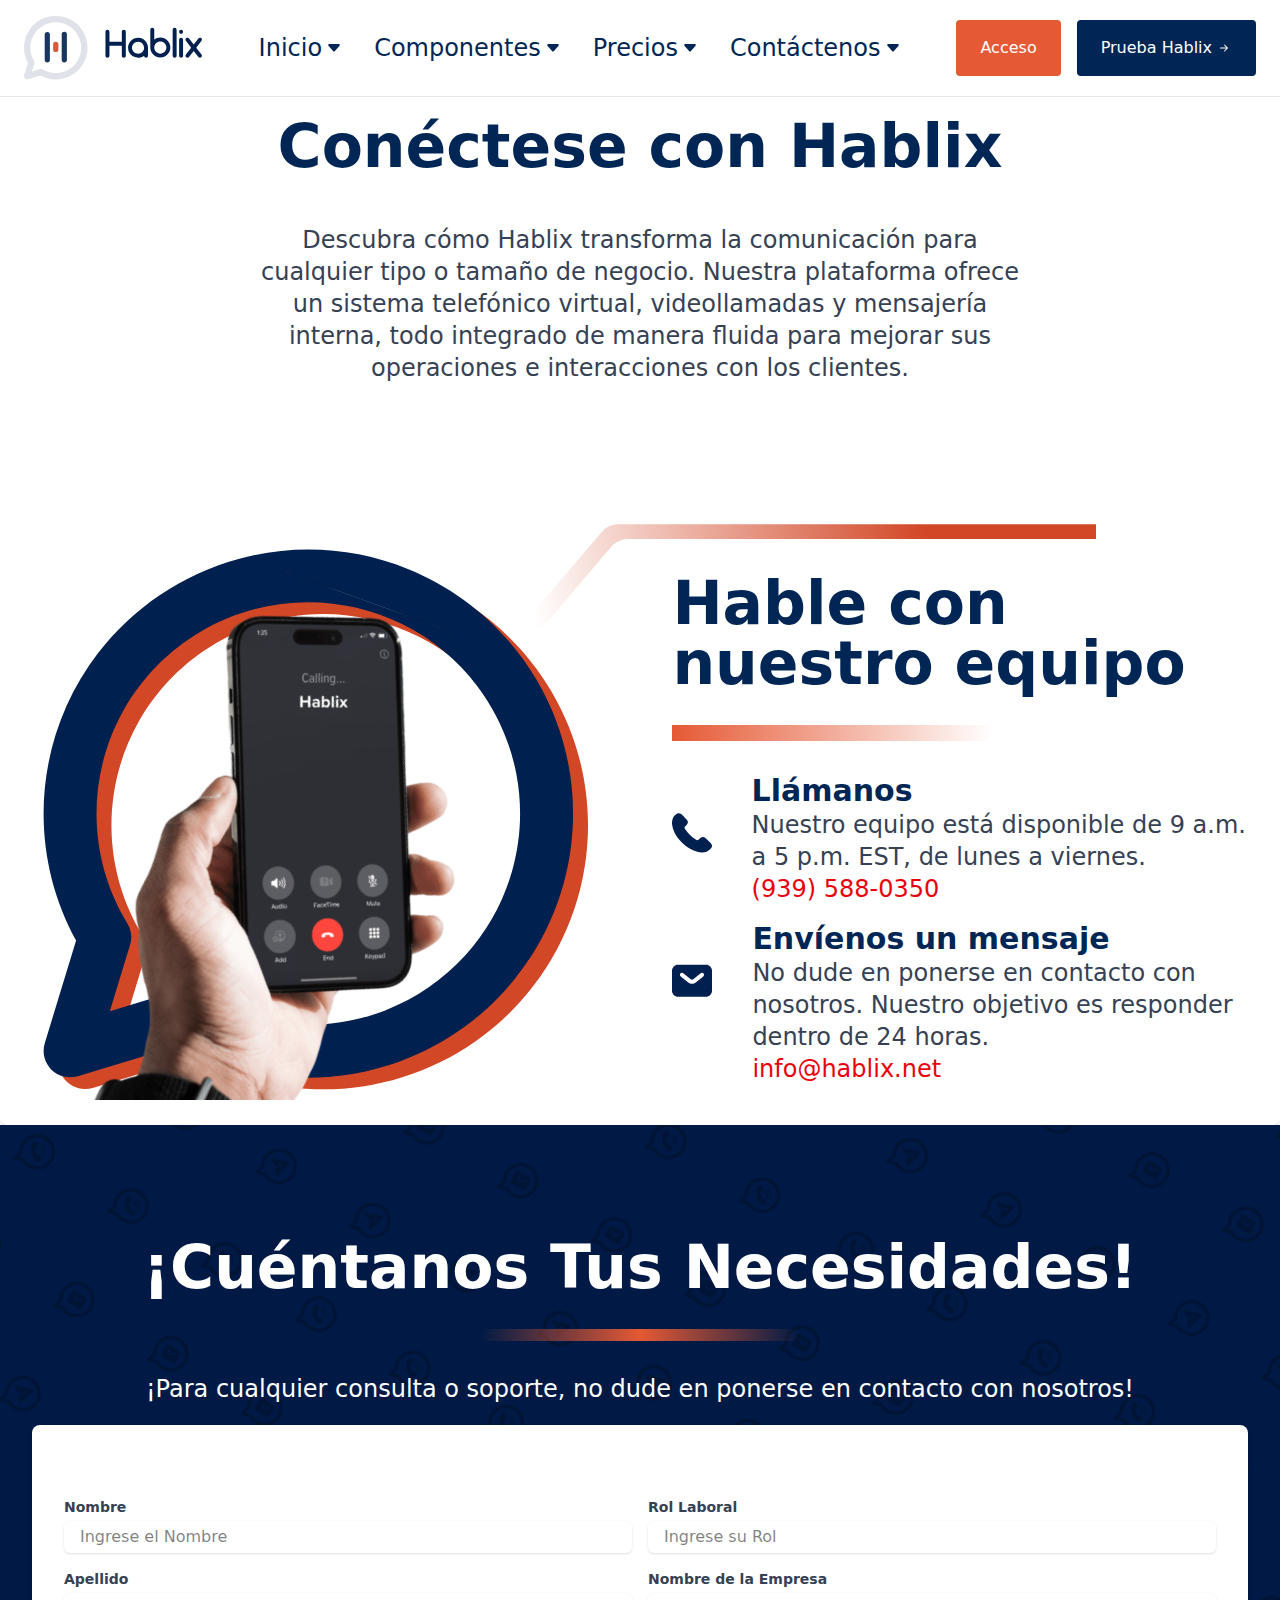
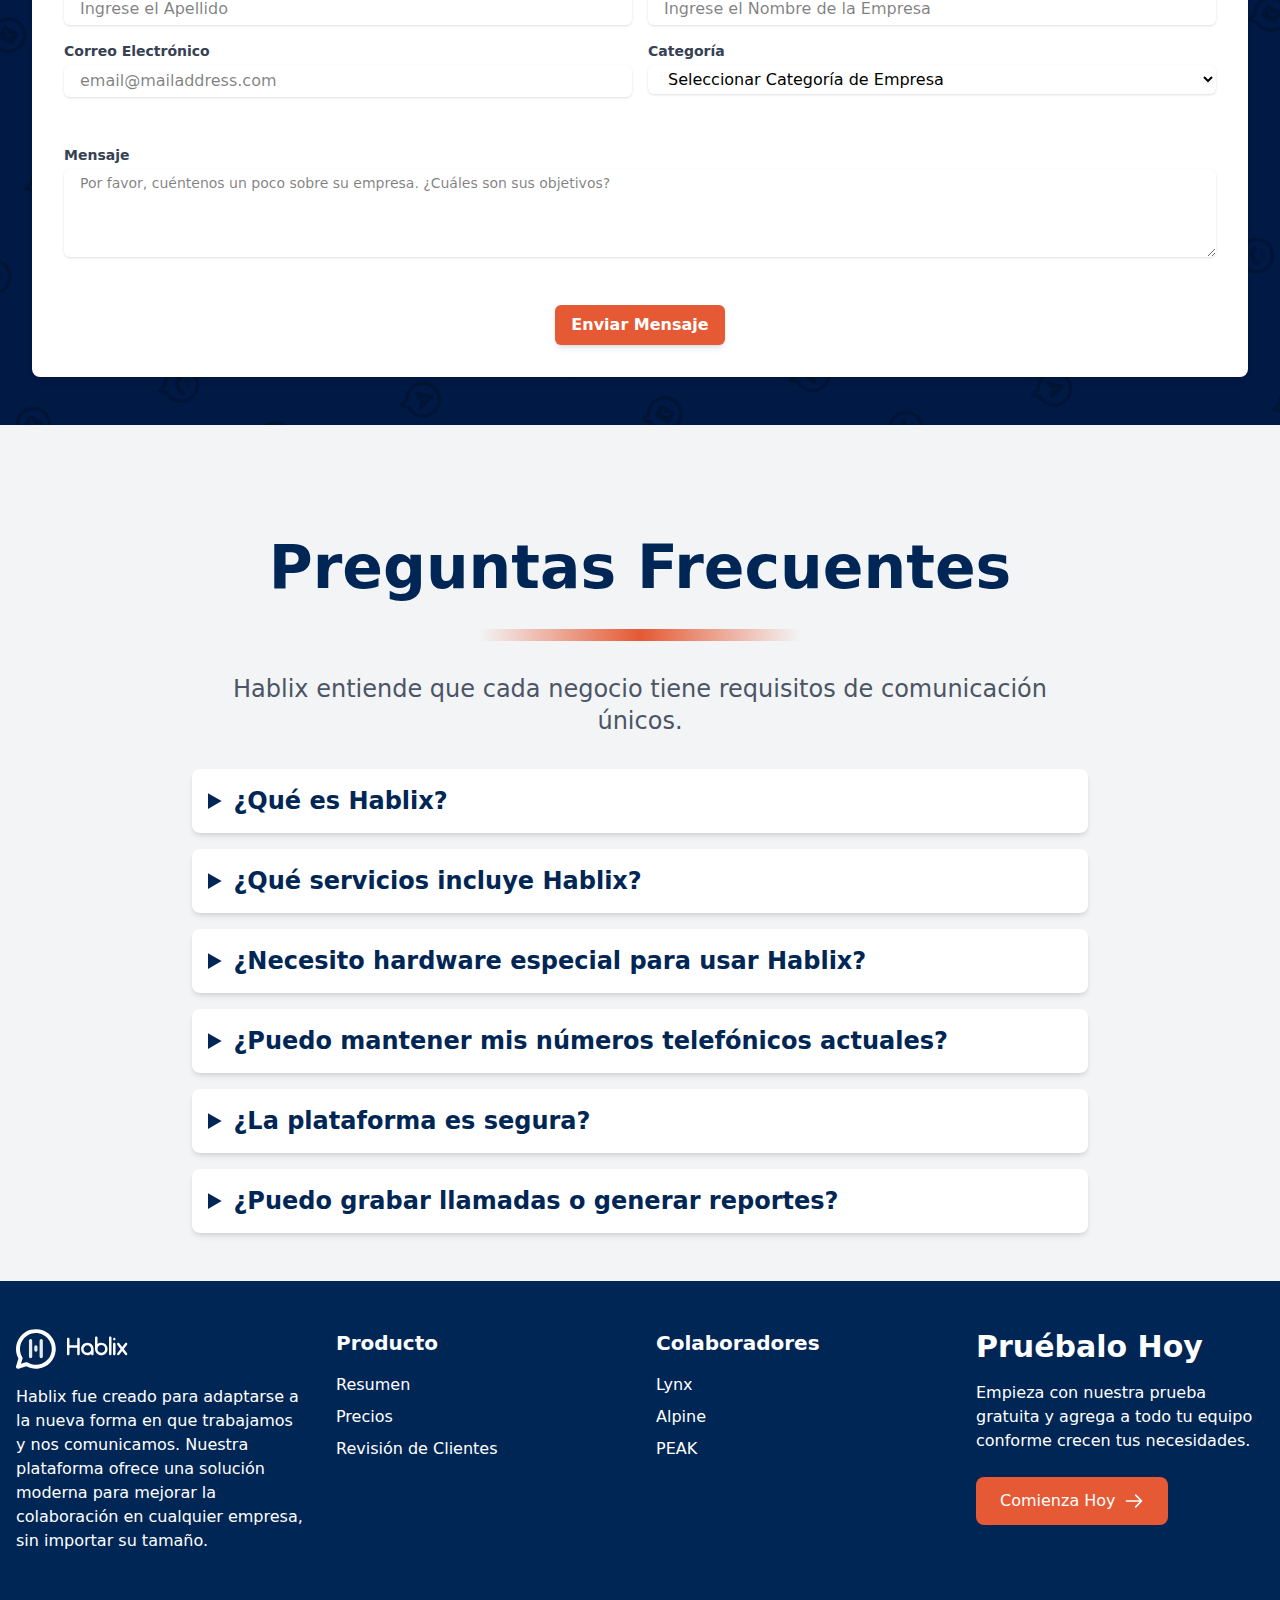
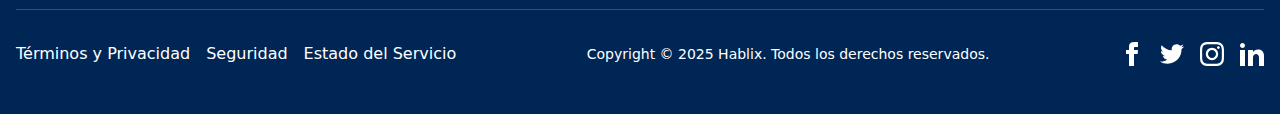
<file: contactenos/index.html>
<!DOCTYPE html><html lang="en"> <head><meta charset="UTF-8"><meta name="viewport" content="width=device-width"><link rel="icon" type="image/svg+xml" href="/src/assets/favicon.svg"><meta name="generator" content="Astro v5.7.10"><title>HABLIX</title><link rel="stylesheet" href="/_astro/contactenos.B9ixWf39.css"></head> <body>  <script type="module">document.addEventListener("DOMContentLoaded",()=>{const e=document.getElementById("menu-button"),t=document.getElementById("mobile-menu");e?.addEventListener("click",()=>{t?.classList.toggle("hidden"),document.body.classList.toggle("overflow-hidden")})});</script> <header class="sticky top-0 z-50 bg-white border-b border-gray-200 py-4"> <div class="w-full mx-auto px-6 flex items-center justify-between"> <div class="flex items-center"> <a href="/" class="flex items-center"> <img src="/src/assets/HablixLogo.svg" alt="Hablix Logo" class="h-16"> </a> </div> <!-- Navegación desktop - visible en pantallas lg y mayores --> <nav class="hidden lg:flex flex-1 justify-center text-2xl"> <ul class="flex space-x-8"> <li class="relative"> <a href="/" class="flex items-center text-[#002655] font-medium hover:text-[#e55934] transition-colors">
Inicio
<svg xmlns="http://www.w3.org/2000/svg" width="16" height="16" fill="currentColor" viewBox="0 0 16 16" class="ml-1 transition-transform duration-300 group-hover:rotate-180"> <path d="M7.247 11.14L2.451 5.658C1.885 5.013 2.345 4 3.204 4h9.592a1 1 0 0 1 .753 1.659l-4.796 5.48a1 1 0 0 1-1.506 0z"></path> </svg> </a> </li> <li class="relative"> <a href="/#herramientas" class="flex items-center text-[#002655] font-medium hover:text-[#e55934] transition-colors">
Componentes
<svg xmlns="http://www.w3.org/2000/svg" width="16" height="16" fill="currentColor" viewBox="0 0 16 16" class="ml-1 transition-transform duration-300 group-hover:rotate-180"> <path d="M7.247 11.14L2.451 5.658C1.885 5.013 2.345 4 3.204 4h9.592a1 1 0 0 1 .753 1.659l-4.796 5.48a1 1 0 0 1-1.506 0z"></path> </svg> </a> </li> <li class="relative"> <a href="/#precio" class="flex items-center text-[#002655] font-medium hover:text-[#e55934] transition-colors">
Precios
<svg xmlns="http://www.w3.org/2000/svg" width="16" height="16" fill="currentColor" viewBox="0 0 16 16" class="ml-1 transition-transform duration-300 group-hover:rotate-180"> <path d="M7.247 11.14L2.451 5.658C1.885 5.013 2.345 4 3.204 4h9.592a1 1 0 0 1 .753 1.659l-4.796 5.48a1 1 0 0 1-1.506 0z"></path> </svg> </a> </li> <li class="relative"> <a href="/contactenos" class="flex items-center text-[#002655] font-medium hover:text-[#e55934] transition-colors">
Contáctenos
<svg xmlns="http://www.w3.org/2000/svg" width="16" height="16" fill="currentColor" viewBox="0 0 16 16" class="ml-1 transition-transform duration-300 group-hover:rotate-180"> <path d="M7.247 11.14L2.451 5.658C1.885 5.013 2.345 4 3.204 4h9.592a1 1 0 0 1 .753 1.659l-4.796 5.48a1 1 0 0 1-1.506 0z"></path> </svg> </a> </li> </ul> </nav> <!-- Botones desktop - visibles en pantallas md y mayores --> <div class="hidden md:flex space-x-4"> <a href="https://pbx.hablix.net" class="inline-flex items-center px-6 py-4 bg-[#e55934] text-white font-medium rounded hover:translate-y-[-2px] transition-transform">
Acceso
</a> <a href="../contactenos/#cuentanos" class="inline-flex items-center px-6 py-4 bg-[#002655] text-white font-medium rounded hover:translate-y-[-2px] transition-transform">
Prueba Hablix
<svg xmlns="http://www.w3.org/2000/svg" width="16" height="16" fill="currentColor" viewBox="0 0 16 16" class="ml-1"> <path fill-rule="evenodd" d="M4 8a.5.5 0 0 1 .5-.5h5.793L8.146 5.354a.5.5 0 1 1 .708-.708l3 3a.5.5 0 0 1 0 .708l-3 3a.5.5 0 0 1-.708-.708L10.293 8.5H4.5A.5.5 0 0 1 4 8z"></path> </svg> </a> </div> <!-- Botón menú hamburguesa - visible solo en pantallas smaller que lg --> <button id="menu-button" class="lg:hidden text-[#002655] p-2 focus:outline-none" aria-label="Abrir menú"> <svg xmlns="http://www.w3.org/2000/svg" fill="none" viewBox="0 0 24 24" stroke="currentColor" class="w-6 h-6"> <path stroke-linecap="round" stroke-linejoin="round" stroke-width="2" d="M4 6h16M4 12h16M4 18h16"></path> </svg> </button> </div> <!-- Menú móvil - por defecto oculto --> <div id="mobile-menu" class="hidden lg:hidden fixed inset-0 bg-white z-50 pt-20 pb-6 px-6 h-screen overflow-y-auto"> <button class="absolute top-4 right-4 text-[#002655] p-2" id="close-menu" aria-label="Cerrar menú" onclick="document.getElementById('mobile-menu').classList.add('hidden'); document.body.classList.remove('overflow-hidden');"> <svg xmlns="http://www.w3.org/2000/svg" fill="none" viewBox="0 0 24 24" stroke="currentColor" class="w-6 h-6"> <path stroke-linecap="round" stroke-linejoin="round" stroke-width="2" d="M6 18L18 6M6 6l12 12"></path> </svg> </button> <nav class="mt-8"> <ul class="space-y-6"> <li> <a href="/index" class="flex items-center justify-between text-[#002655] font-medium text-lg py-2 border-b border-gray-200 hover:text-[#e55934] transition-colors">
Inicio
<svg xmlns="http://www.w3.org/2000/svg" width="20" height="20" fill="currentColor" viewBox="0 0 16 16"> <path fill-rule="evenodd" d="M4 8a.5.5 0 0 1 .5-.5h5.793L8.146 5.354a.5.5 0 1 1 .708-.708l3 3a.5.5 0 0 1 0 .708l-3 3a.5.5 0 0 1-.708-.708L10.293 8.5H4.5A.5.5 0 0 1 4 8z"></path> </svg> </a> </li> <li> <a href="/#herramientas" class="flex items-center justify-between text-[#002655] font-medium text-lg py-2 border-b border-gray-200 hover:text-[#e55934] transition-colors">
Componentes
<svg xmlns="http://www.w3.org/2000/svg" width="20" height="20" fill="currentColor" viewBox="0 0 16 16"> <path fill-rule="evenodd" d="M4 8a.5.5 0 0 1 .5-.5h5.793L8.146 5.354a.5.5 0 1 1 .708-.708l3 3a.5.5 0 0 1 0 .708l-3 3a.5.5 0 0 1-.708-.708L10.293 8.5H4.5A.5.5 0 0 1 4 8z"></path> </svg> </a> </li> <li> <a href="/#precio" class="flex items-center justify-between text-[#002655] font-medium text-lg py-2 border-b border-gray-200 hover:text-[#e55934] transition-colors">
Precios
<svg xmlns="http://www.w3.org/2000/svg" width="20" height="20" fill="currentColor" viewBox="0 0 16 16"> <path fill-rule="evenodd" d="M4 8a.5.5 0 0 1 .5-.5h5.793L8.146 5.354a.5.5 0 1 1 .708-.708l3 3a.5.5 0 0 1 0 .708l-3 3a.5.5 0 0 1-.708-.708L10.293 8.5H4.5A.5.5 0 0 1 4 8z"></path> </svg> </a> </li> <li> <a href="/contactenos" class="flex items-center justify-between text-[#002655] font-medium text-lg py-2 border-b border-gray-200 hover:text-[#e55934] transition-colors">
Contáctenos
<svg xmlns="http://www.w3.org/2000/svg" width="20" height="20" fill="currentColor" viewBox="0 0 16 16"> <path fill-rule="evenodd" d="M4 8a.5.5 0 0 1 .5-.5h5.793L8.146 5.354a.5.5 0 1 1 .708-.708l3 3a.5.5 0 0 1 0 .708l-3 3a.5.5 0 0 1-.708-.708L10.293 8.5H4.5A.5.5 0 0 1 4 8z"></path> </svg> </a> </li> </ul> <!-- Botones móvil --> <div class="mt-8 space-y-4"> <a href="https://pbx.hablix.net" class="block w-full py-3 text-center bg-[#e55934] text-white font-medium rounded-md">
Acceso
</a> <a href="../contactenos/#cuentanos" class="block w-full py-3 text-center bg-[#002655] text-white font-medium rounded-md">
Prueba Hablix
</a> </div> </nav> </div> </header> <div class="max-w-11/12 mx-auto px-4 sm:px-0.5 lg:px-0.5 py-10 sm:py-3 text-center"> <div class="w-full mx-auto "> <h1 class="text-6xl sm:text-7xl lg:text-6xl font-bold text-[#002655] leading-tight">Conéctese con Hablix</h1> <p class="mt-6 sm:mt-10 text-2xl sm:text-2xl text-gray-700 px-0 sm:px-0 md:px-0 lg:px-24 lg:pb-32 w-full sm:w-11/12 md:w-10/12 mx-auto">
Descubra cómo Hablix transforma la comunicación para cualquier tipo o tamaño de negocio. Nuestra plataforma ofrece un sistema telefónico virtual, videollamadas y mensajería interna, todo integrado de manera fluida para mejorar sus operaciones e interacciones con los clientes.
</p> </div> </div> <div class="flex flex-col md:flex-row items-center bg-white rounded-lg shadow-md"> <div class="md:w-1/2 pl-10 pr-10 pt-10 md:pt-0"> <img src="/src/assets/phonehablix.svg" alt="Phone" class="rounded-lg"> </div> <div class="md:w-1/2 pl-5 mt-6 md:mt-0 md:ml-6 pr-6 pb-10"> <img src="/src/assets/vector_der-izq.svg" style="height: 100%; margin-left: -10rem ;" alt="Linea de separación de texto" class=" w-6xl min-h-[100px] sm:min-h-[50px] md:min-h-[50px] lg:min-h-[50px] xl:min-h-[75px] object-contain "> <h1 class=" -mt-16 text-6xl font-bold text-[#002655]">Hable con nuestro equipo</h1> <div class="h-4 w-80 bg-gradient-to-r from-[#e55934] to-transparent mb-8 mt-8"></div> <div class="mt-4 flex items-start"> <img src="/src/assets/Iconos/phoneicon.svg" alt="Phone Icon" class="w-10 h-10 mr-10 mt-10"> <div> <h3 class="text-3xl font-semibold text-[#002655]">Llámanos</h3> <p class="text-gray-700 sm:text-2xl">Nuestro equipo está disponible de 9 a.m. a 5 p.m. EST, de lunes a viernes.</p> <a href="tel:+19395880350" class="text-red-600 text-2xl">(939) 588-0350</a> </div> </div> <div class="mt-4 flex items-start"> <img src="/src/assets/Iconos/messageicon.svg" alt="Message Icon" class="w-10 h-10 mr-10 mt-10"> <div> <h3 class="text-3xl font-semibold text-[#002655]">Envíenos un mensaje</h3> <p class="text-gray-700 sm:text-2xl">No dude en ponerse en contacto con nosotros. Nuestro objetivo es responder dentro de 24 horas.</p> <a href="mailto:info@hablix.net" class="text-red-600 text-2xl">info@hablix.net</a> </div> </div> </div> </div> <div id="cuentanos" class="bg-[#001A45] py-12 px-4 sm:px-6 lg:px-8" style="background-image: url(/src/assets/bgiconcontact.svg); background-size: cover; background-position: center;"> <h1 class="text-6xl font-bold text-center text-white pt-16">¡Cuéntanos Tus Necesidades!</h1> <!-- Línea degradado naranja --> <div class="w-64 sm:w-80  h-3 bg-gradient-to-r from-transparent via-[#e55934] to-transparent mx-auto mb-8 mt-8"></div> <p class="text-center text-white mt-2 mb-5 text-2xl">¡Para cualquier consulta o soporte, no dude en ponerse en contacto con nosotros!</p> <div class="max-w-7xl mx-auto bg-white p-8 rounded-lg shadow-md"> <form id="contactForm" class="mt-10 space-y-12 "> <div class="grid grid-cols-1 md:grid-cols-2 gap-4"> <div> <label for="nombre" class="block text-sm font-bold text-gray-700 ">Nombre</label> <input type="text" id="nombre" name="nombre" placeholder="Ingrese el Nombre" class="mt-1 block w-full rounded-md border-gray-300 shadow-sm focus:ring-blue-500 focus:border-blue-500 text-base py-1 px-4" required> </div> <div> <label for="rol" class="block text-sm font-bold text-gray-700">Rol Laboral</label> <input type="text" id="rol" name="rol" placeholder="Ingrese su Rol" class="mt-1 block w-full rounded-md border-gray-300 shadow-sm focus:ring-blue-500 focus:border-blue-500 text-base py-1 px-4" required> </div> <div> <label for="apellido" class="block text-sm font-bold text-gray-700">Apellido</label> <input type="text" id="apellido" name="apellido" placeholder="Ingrese el Apellido" class="mt-1 block w-full rounded-md border-gray-300 shadow-sm focus:ring-blue-500 focus:border-blue-500 text-base py-1 px-4" required> </div> <div> <label for="empresa" class="block text-sm font-bold text-gray-700">Nombre de la Empresa</label> <input type="text" id="empresa" name="empresa" placeholder="Ingrese el Nombre de la Empresa" class="mt-1 block w-full rounded-md border-gray-300 shadow-sm focus:ring-blue-500 focus:border-blue-500 text-base py-1 px-4" required> </div> <div> <label for="correo" class="block text-sm font-bold text-gray-700">Correo Electrónico</label> <input type="email" id="correo" name="correo" placeholder="email@mailaddress.com" class="mt-1 block w-full rounded-md border-gray-300 shadow-sm focus:ring-blue-500 focus:border-blue-500 text-base py-1 px-4" required> </div> <div> <label for="categoria" class="block text-sm font-bold text-gray-700">Categoría</label> <select id="categoria" name="categoria" class="mt-1 block w-full rounded-md border-gray-300 shadow-sm focus:ring-blue-500 focus:border-blue-500 text-base py-1 px-4" required> <option value="">Seleccionar Categoría de Empresa</option> <option value="Pequeña Empresa">Pequeña Empresa</option> <option value="Mediana Empresa">Mediana Empresa</option> <option value="Gran Empresa">Gran Empresa</option> </select> </div> </div> <div> <label for="mensaje" class="block text-sm font-bold text-gray-700">Mensaje</label> <textarea id="mensaje" name="mensaje" rows="4" placeholder="Por favor, cuéntenos un poco sobre su empresa. ¿Cuáles son sus objetivos?" class="mt-1 block w-full rounded-md border-gray-300 shadow-sm focus:ring-blue-500 focus:border-blue-500 sm:text-sm py-1 px-4" required></textarea> </div> <div class="text-center"> <button type="submit" class="w-full md:w-auto bg-[#e55934] text-white font-bold py-2 px-4 rounded-md shadow-md hover:bg-orange-700 focus:outline-none focus:ring-2 focus:ring-offset-2 focus:ring-red-500">Enviar Mensaje</button> </div> </form> <div id="successMessage" class="hidden mt-4 p-4 bg-green-100 text-green-700 rounded-md">
¡Gracias por contactarnos! Tu mensaje ha sido enviado correctamente.
</div> <div id="errorMessage" class="hidden mt-4 p-4 bg-red-100 text-red-700 rounded-md">
Ha ocurrido un error al enviar tu mensaje. Por favor, inténtalo de nuevo.
</div> </div> </div> <script type="module" src="/src/assets/js/sendEmail.js"></script> <div id="Preguntas" class="bg-gray-100 py-12 px-4 sm:px-6 lg:px-8 pt-28"> <div class="max-w-4xl mx-auto"> <h1 class="text-6xl font-bold text-center text-[#002655]">Preguntas Frecuentes</h1> <div class="w-64 sm:w-80 h-3 bg-gradient-to-r from-transparent via-[#e55934] to-transparent mx-auto mb-8 mt-8"></div> <p class="text-center text-gray-600 mt-4 text-2xl">
Hablix entiende que cada negocio tiene requisitos de comunicación únicos.
</p> <div class="mt-8 space-y-4"> <details class="bg-white p-4 rounded-lg shadow-md"> <summary class="font-semibold text-[#002655] cursor-pointer text-2xl">¿Qué es Hablix?</summary> <p class="mt-2 text-gray-700 text-2xl">
Hablix es una solución de comunicaciones unificadas basada en la nube que ofrece voz, video, mensajería, movilidad y colaboración, todo en una sola plataforma empresarial.
</p> </details> <details class="bg-white p-4 rounded-lg shadow-md"> <summary class="font-semibold text-[#002655] cursor-pointer text-2xl">¿Qué servicios incluye Hablix?</summary> <ul class="mt-2 text-gray-700 list-disc list-inside text-2xl"> <li>Telefonía IP (VoIP)</li> <li>Videollamadas y conferencias</li> <li>Mensajería instantánea</li> <li>Integración con Microsoft Teams y otros CRMs</li> <li>Aplicaciones móviles y de escritorio</li> </ul> </details> <details class="bg-white p-4 rounded-lg shadow-md"> <summary class="font-semibold text-[#002655] cursor-pointer text-2xl">¿Necesito hardware especial para usar Hablix?</summary> <p class="mt-2 text-gray-700 text-2xl">
No necesariamente. Puedes usar softphones (apps en computadora o móvil) o teléfonos IP compatibles. Si ya tienes equipos SIP, es probable que sean compatibles.
</p> </details> <details class="bg-white p-4 rounded-lg shadow-md"> <summary class="font-semibold text-[#002655] cursor-pointer text-2xl">¿Puedo mantener mis números telefónicos actuales?</summary> <p class="mt-2 text-gray-700 text-2xl">
Sí, Hablix permite portar tus números existentes sin interrupciones en el servicio.
</p> </details> <details class="bg-white p-4 rounded-lg shadow-md"> <summary class="font-semibold text-[#002655] cursor-pointer text-2xl">¿La plataforma es segura?</summary> <p class="mt-2 text-gray-700 text-2xl">
Sí. Hablix utiliza cifrado de extremo a extremo, autenticación multifactor y políticas de seguridad avanzadas para proteger tus comunicaciones.
</p> </details> <details class="bg-white p-4 rounded-lg shadow-md"> <summary class="font-semibold text-[#002655] cursor-pointer text-2xl">¿Puedo grabar llamadas o generar reportes?</summary> <p class="mt-2 text-gray-700 text-2xl">
Sí. La plataforma incluye grabación de llamadas, análisis de uso, reportes detallados y monitoreo en tiempo real.
</p> </details> </div> </div> </div> <footer class="bg-[#002655] text-white py-8 md:py-12"> <div class="container mx-auto px-4"> <div class="grid grid-cols-1 md:grid-cols-2 lg:grid-cols-4 gap-8"> <!-- Columna 1: Logo y descripción --> <div> <a href="/" target="_blank" rel="noopener noreferrer" class="flex items-center mb-4"> <img src="/src/assets/LogoWhite.svg" alt="Hablix Logo" class="h-10"> </a> <p class="text-white text-sm md:text-base mb-6">
Hablix fue creado para adaptarse a la nueva forma en que trabajamos y nos comunicamos. Nuestra plataforma ofrece una solución moderna para mejorar la colaboración en cualquier empresa, sin importar su tamaño.
</p> </div> <!-- Columna 2: Producto --> <div> <h3 class="text-xl font-semibold mb-4">Producto</h3> <ul class="space-y-2"> <li><a href="/#herramientas" target="_blank" rel="noopener noreferrer" class="text-white hover:text-[#e55934] transition-colors">Resumen</a></li> <li><a href="/#precio" target="_blank" rel="noopener noreferrer" class="text-white hover:text-[#e55934] transition-colors">Precios</a></li> <li><a href="/#clientes" target="_blank" rel="noopener noreferrer" class="text-white hover:text-[#e55934] transition-colors">Revisión de Clientes</a></li> </ul> </div> <!-- Columna 3: Colaboradores --> <div> <h3 class="text-xl font-semibold mb-4">Colaboradores</h3> <ul class="space-y-2"> <li><a href="https://lynxai.app" target="_blank" rel="noopener noreferrer" class="text-white hover:text-[#e55934] transition-colors">Lynx</a></li> <li><a href="https://www.alpinepr.net" target="_blank" rel="noopener noreferrer" class="text-white hover:text-[#e55934] transition-colors">Alpine</a></li> <li><a href="#" target="_blank" rel="noopener noreferrer" class="text-white hover:text-[#e55934] transition-colors">PEAK</a></li> </ul> </div> <!-- Columna 4: Pruébalo Hoy y botón --> <div class="flex flex-col justify-start"> <h2 class="text-2xl md:text-3xl font-bold mb-4">Pruébalo Hoy</h2> <p class="text-white text-sm md:text-base mb-6">
Empieza con nuestra prueba gratuita y agrega a todo tu equipo conforme crecen tus necesidades.
</p> <div> <a href="/contactenos/#cuentanos" target="_blank" rel="noopener noreferrer" class="bg-[#e55934] hover:bg-[#d14b29] text-white font-medium px-6 py-3 rounded-lg inline-flex items-center transition-colors">
Comienza Hoy
<svg xmlns="http://www.w3.org/2000/svg" class="h-5 w-5 ml-2" fill="none" viewBox="0 0 24 24" stroke="currentColor"> <path stroke-linecap="round" stroke-linejoin="round" stroke-width="2" d="M14 5l7 7m0 0l-7 7m7-7H3"></path> </svg> </a> </div> </div> </div> <!-- Línea divisoria --> <div class="h-px bg-white/20 my-8"></div> <!-- Sección inferior con copyright y enlaces sociales --> <div class="flex flex-col sm:flex-row justify-between items-center"> <div class="flex items-center space-x-4 order-2 sm:order-1 mt-6 sm:mt-0"> <a href="#" target="_blank" rel="noopener noreferrer" class="text-white hover:text-[#e55934] transition-colors">Términos y Privacidad</a> <a href="#" target="_blank" rel="noopener noreferrer" class="text-white hover:text-[#e55934] transition-colors">Seguridad</a> <a href="#" target="_blank" rel="noopener noreferrer" class="text-white hover:text-[#e55934] transition-colors">Estado del Servicio</a> </div> <div class="text-sm text-white order-1 sm:order-2">
Copyright © 2025 Hablix. Todos los derechos reservados.
</div> <div class="flex space-x-4 order-3 mt-6 sm:mt-0"> <a href="https://www.facebook.com/alpinepr.net/" target="_blank" rel="noopener noreferrer" aria-label="Facebook" class="text-white hover:text-[#e55934]"> <svg xmlns="http://www.w3.org/2000/svg" width="24" height="24" fill="currentColor" viewBox="0 0 24 24"> <path d="M9 8h-3v4h3v12h5v-12h3.642l.358-4h-4v-1.667c0-.955.192-1.333 1.115-1.333h2.885v-5h-3.808c-3.596 0-5.192 1.583-5.192 4.615v3.385z"></path> </svg> </a> <a href="https://twitter.com/alpineprtech" target="_blank" rel="noopener noreferrer" aria-label="Twitter" class="text-white hover:text-[#e55934]"> <svg xmlns="http://www.w3.org/2000/svg" width="24" height="24" fill="currentColor" viewBox="0 0 24 24"> <path d="M24 4.557c-.883.392-1.832.656-2.828.775 1.017-.609 1.798-1.574 2.165-2.724-.951.564-2.005.974-3.127 1.195-.897-.957-2.178-1.555-3.594-1.555-3.179 0-5.515 2.966-4.797 6.045-4.091-.205-7.719-2.165-10.148-5.144-1.29 2.213-.669 5.108 1.523 6.574-.806-.026-1.566-.247-2.229-.616-.054 2.281 1.581 4.415 3.949 4.89-.693.188-1.452.232-2.224.084.626 1.956 2.444 3.379 4.6 3.419-2.07 1.623-4.678 2.348-7.29 2.04 2.179 1.397 4.768 2.212 7.548 2.212 9.142 0 14.307-7.721 13.995-14.646.962-.695 1.797-1.562 2.457-2.549z"></path> </svg> </a> <a href="https://www.instagram.com/reel/C_imEIxh_Y9" target="_blank" rel="noopener noreferrer" aria-label="Instagram" class="text-white hover:text-[#e55934]"> <svg xmlns="http://www.w3.org/2000/svg" width="24" height="24" fill="currentColor" viewBox="0 0 24 24"> <path d="M12 2.163c3.204 0 3.584.012 4.85.07 3.252.148 4.771 1.691 4.919 4.919.058 1.265.069 1.645.069 4.849 0 3.205-.012 3.584-.069 4.849-.149 3.225-1.664 4.771-4.919 4.919-1.266.058-1.644.07-4.85.07-3.204 0-3.584-.012-4.849-.07-3.26-.149-4.771-1.699-4.919-4.92-.058-1.265-.07-1.644-.07-4.849 0-3.204.013-3.583.07-4.849.149-3.227 1.664-4.771 4.919-4.919 1.266-.057 1.645-.069 4.849-.069zm0-2.163c-3.259 0-3.667.014-4.947.072-4.358.2-6.78 2.618-6.98 6.98-.059 1.281-.073 1.689-.073 4.948 0 3.259.014 3.668.072 4.948.2 4.358 2.618 6.78 6.98 6.98 1.281.058 1.689.072 4.948.072 3.259 0 3.668-.014 4.948-.072 4.354-.2 6.782-2.618 6.979-6.98.059-1.28.073-1.689.073-4.948 0-3.259-.014-3.667-.072-4.947-.196-4.354-2.617-6.78-6.979-6.98-1.281-.059-1.69-.073-4.949-.073zm0 5.838c-3.403 0-6.162 2.759-6.162 6.162s2.759 6.163 6.162 6.163 6.162-2.759 6.162-6.163c0-3.403-2.759-6.162-6.162-6.162zm0 10.162c-2.209 0-4-1.79-4-4 0-2.209 1.791-4 4-4s4 1.791 4 4c0 2.21-1.791 4-4 4zm6.406-11.845c-.796 0-1.441.645-1.441 1.44s.645 1.44 1.441 1.44c.795 0 1.439-.645 1.439-1.44s-.644-1.44-1.439-1.44z"></path> </svg> </a> <a href="https://www.linkedin.com/company/alpinepr" target="_blank" rel="noopener noreferrer" aria-label="LinkedIn" class="text-white hover:text-[#e55934]"> <svg xmlns="http://www.w3.org/2000/svg" width="24" height="24" fill="currentColor" viewBox="0 0 24 24"> <path d="M4.98 3.5c0 1.381-1.11 2.5-2.48 2.5s-2.48-1.119-2.48-2.5c0-1.38 1.11-2.5 2.48-2.5s2.48 1.12 2.48 2.5zm.02 4.5h-5v16h5v-16zm7.982 0h-4.968v16h4.969v-8.399c0-4.67 6.029-5.052 6.029 0v8.399h4.988v-10.131c0-7.88-8.922-7.593-11.018-3.714v-2.155z"></path> </svg> </a> </div> </div> </div> </footer>  </body></html>
</file>
<file: _astro/contactenos.B9ixWf39.css>
/*! tailwindcss v4.1.5 | MIT License | https://tailwindcss.com */@layer properties{@supports (((-webkit-hyphens:none)) and (not (margin-trim:inline))) or ((-moz-orient:inline) and (not (color:rgb(from red r g b)))){*,:before,:after,::backdrop{--tw-translate-x:0;--tw-translate-y:0;--tw-translate-z:0;--tw-rotate-x:initial;--tw-rotate-y:initial;--tw-rotate-z:initial;--tw-skew-x:initial;--tw-skew-y:initial;--tw-space-y-reverse:0;--tw-space-x-reverse:0;--tw-border-style:solid;--tw-gradient-position:initial;--tw-gradient-from:#0000;--tw-gradient-via:#0000;--tw-gradient-to:#0000;--tw-gradient-stops:initial;--tw-gradient-via-stops:initial;--tw-gradient-from-position:0%;--tw-gradient-via-position:50%;--tw-gradient-to-position:100%;--tw-leading:initial;--tw-font-weight:initial;--tw-shadow:0 0 #0000;--tw-shadow-color:initial;--tw-shadow-alpha:100%;--tw-inset-shadow:0 0 #0000;--tw-inset-shadow-color:initial;--tw-inset-shadow-alpha:100%;--tw-ring-color:initial;--tw-ring-shadow:0 0 #0000;--tw-inset-ring-color:initial;--tw-inset-ring-shadow:0 0 #0000;--tw-ring-inset:initial;--tw-ring-offset-width:0px;--tw-ring-offset-color:#fff;--tw-ring-offset-shadow:0 0 #0000;--tw-duration:initial;--tw-ease:initial}}}@layer theme{:root,:host{--font-sans:ui-sans-serif,system-ui,sans-serif,"Apple Color Emoji","Segoe UI Emoji","Segoe UI Symbol","Noto Color Emoji";--font-mono:ui-monospace,SFMono-Regular,Menlo,Monaco,Consolas,"Liberation Mono","Courier New",monospace;--color-red-100:oklch(93.6% .032 17.717);--color-red-500:oklch(63.7% .237 25.331);--color-red-600:oklch(57.7% .245 27.325);--color-red-700:oklch(50.5% .213 27.518);--color-orange-700:oklch(55.3% .195 38.402);--color-green-100:oklch(96.2% .044 156.743);--color-green-700:oklch(52.7% .154 150.069);--color-blue-500:oklch(62.3% .214 259.815);--color-gray-100:oklch(96.7% .003 264.542);--color-gray-200:oklch(92.8% .006 264.531);--color-gray-300:oklch(87.2% .01 258.338);--color-gray-600:oklch(44.6% .03 256.802);--color-gray-700:oklch(37.3% .034 259.733);--color-white:#fff;--spacing:.25rem;--container-sm:24rem;--container-md:28rem;--container-lg:32rem;--container-xl:36rem;--container-2xl:42rem;--container-3xl:48rem;--container-4xl:56rem;--container-6xl:72rem;--container-7xl:80rem;--text-xs:.75rem;--text-xs--line-height:calc(1/.75);--text-sm:.875rem;--text-sm--line-height:calc(1.25/.875);--text-base:1rem;--text-base--line-height: 1.5 ;--text-lg:1.125rem;--text-lg--line-height:calc(1.75/1.125);--text-xl:1.25rem;--text-xl--line-height:calc(1.75/1.25);--text-2xl:1.5rem;--text-2xl--line-height:calc(2/1.5);--text-3xl:1.875rem;--text-3xl--line-height: 1.2 ;--text-4xl:2.25rem;--text-4xl--line-height:calc(2.5/2.25);--text-5xl:3rem;--text-5xl--line-height:1;--text-6xl:3.75rem;--text-6xl--line-height:1;--text-7xl:4.5rem;--text-7xl--line-height:1;--font-weight-medium:500;--font-weight-semibold:600;--font-weight-bold:700;--leading-tight:1.25;--radius-md:.375rem;--radius-lg:.5rem;--radius-xl:.75rem;--ease-in-out:cubic-bezier(.4,0,.2,1);--default-transition-duration:.15s;--default-transition-timing-function:cubic-bezier(.4,0,.2,1);--default-font-family:var(--font-sans);--default-mono-font-family:var(--font-mono)}}@layer base{*,:after,:before,::backdrop{box-sizing:border-box;border:0 solid;margin:0;padding:0}::file-selector-button{box-sizing:border-box;border:0 solid;margin:0;padding:0}html,:host{-webkit-text-size-adjust:100%;tab-size:4;line-height:1.5;font-family:var(--default-font-family,ui-sans-serif,system-ui,sans-serif,"Apple Color Emoji","Segoe UI Emoji","Segoe UI Symbol","Noto Color Emoji");font-feature-settings:var(--default-font-feature-settings,normal);font-variation-settings:var(--default-font-variation-settings,normal);-webkit-tap-highlight-color:transparent}hr{height:0;color:inherit;border-top-width:1px}abbr:where([title]){-webkit-text-decoration:underline dotted;text-decoration:underline dotted}h1,h2,h3,h4,h5,h6{font-size:inherit;font-weight:inherit}a{color:inherit;-webkit-text-decoration:inherit;text-decoration:inherit}b,strong{font-weight:bolder}code,kbd,samp,pre{font-family:var(--default-mono-font-family,ui-monospace,SFMono-Regular,Menlo,Monaco,Consolas,"Liberation Mono","Courier New",monospace);font-feature-settings:var(--default-mono-font-feature-settings,normal);font-variation-settings:var(--default-mono-font-variation-settings,normal);font-size:1em}small{font-size:80%}sub,sup{vertical-align:baseline;font-size:75%;line-height:0;position:relative}sub{bottom:-.25em}sup{top:-.5em}table{text-indent:0;border-color:inherit;border-collapse:collapse}:-moz-focusring{outline:auto}progress{vertical-align:baseline}summary{display:list-item}ol,ul,menu{list-style:none}img,svg,video,canvas,audio,iframe,embed,object{vertical-align:middle;display:block}img,video{max-width:100%;height:auto}button,input,select,optgroup,textarea{font:inherit;font-feature-settings:inherit;font-variation-settings:inherit;letter-spacing:inherit;color:inherit;opacity:1;background-color:#0000;border-radius:0}::file-selector-button{font:inherit;font-feature-settings:inherit;font-variation-settings:inherit;letter-spacing:inherit;color:inherit;opacity:1;background-color:#0000;border-radius:0}:where(select:is([multiple],[size])) optgroup{font-weight:bolder}:where(select:is([multiple],[size])) optgroup option{padding-inline-start:20px}::file-selector-button{margin-inline-end:4px}::placeholder{opacity:1}@supports (not ((-webkit-appearance:-apple-pay-button))) or (contain-intrinsic-size:1px){::placeholder{color:currentColor}@supports (color:color-mix(in lab,red,red)){::placeholder{color:color-mix(in oklab,currentcolor 50%,transparent)}}}textarea{resize:vertical}::-webkit-search-decoration{-webkit-appearance:none}::-webkit-date-and-time-value{min-height:1lh;text-align:inherit}::-webkit-datetime-edit{display:inline-flex}::-webkit-datetime-edit-fields-wrapper{padding:0}::-webkit-datetime-edit{padding-block:0}::-webkit-datetime-edit-year-field{padding-block:0}::-webkit-datetime-edit-month-field{padding-block:0}::-webkit-datetime-edit-day-field{padding-block:0}::-webkit-datetime-edit-hour-field{padding-block:0}::-webkit-datetime-edit-minute-field{padding-block:0}::-webkit-datetime-edit-second-field{padding-block:0}::-webkit-datetime-edit-millisecond-field{padding-block:0}::-webkit-datetime-edit-meridiem-field{padding-block:0}:-moz-ui-invalid{box-shadow:none}button,input:where([type=button],[type=reset],[type=submit]){appearance:button}::file-selector-button{appearance:button}::-webkit-inner-spin-button{height:auto}::-webkit-outer-spin-button{height:auto}[hidden]:where(:not([hidden=until-found])){display:none!important}}@layer components;@layer utilities{.invisible{visibility:hidden}.visible{visibility:visible}.absolute{position:absolute}.fixed{position:fixed}.relative{position:relative}.sticky{position:sticky}.inset-0{inset:calc(var(--spacing)*0)}.top-0{top:calc(var(--spacing)*0)}.top-4{top:calc(var(--spacing)*4)}.right-4{right:calc(var(--spacing)*4)}.z-0{z-index:0}.z-10{z-index:10}.z-50{z-index:50}.order-1{order:1}.order-2{order:2}.order-3{order:3}.container{width:100%}@media (min-width:40rem){.container{max-width:40rem}}@media (min-width:48rem){.container{max-width:48rem}}@media (min-width:64rem){.container{max-width:64rem}}@media (min-width:80rem){.container{max-width:80rem}}@media (min-width:96rem){.container{max-width:96rem}}.mx-auto{margin-inline:auto}.my-8{margin-block:calc(var(--spacing)*8)}.-mt-16{margin-top:calc(var(--spacing)*-16)}.mt-1{margin-top:calc(var(--spacing)*1)}.mt-2{margin-top:calc(var(--spacing)*2)}.mt-4{margin-top:calc(var(--spacing)*4)}.mt-6{margin-top:calc(var(--spacing)*6)}.mt-8{margin-top:calc(var(--spacing)*8)}.mt-10{margin-top:calc(var(--spacing)*10)}.mt-auto{margin-top:auto}.mr-4{margin-right:calc(var(--spacing)*4)}.mr-10{margin-right:calc(var(--spacing)*10)}.mb-1{margin-bottom:calc(var(--spacing)*1)}.mb-2{margin-bottom:calc(var(--spacing)*2)}.mb-3{margin-bottom:calc(var(--spacing)*3)}.mb-4{margin-bottom:calc(var(--spacing)*4)}.mb-5{margin-bottom:calc(var(--spacing)*5)}.mb-6{margin-bottom:calc(var(--spacing)*6)}.mb-8{margin-bottom:calc(var(--spacing)*8)}.mb-10{margin-bottom:calc(var(--spacing)*10)}.mb-12{margin-bottom:calc(var(--spacing)*12)}.mb-16{margin-bottom:calc(var(--spacing)*16)}.ml-1{margin-left:calc(var(--spacing)*1)}.ml-2{margin-left:calc(var(--spacing)*2)}.ml-3{margin-left:calc(var(--spacing)*3)}.ml-auto{margin-left:auto}.block{display:block}.flex{display:flex}.grid{display:grid}.hidden{display:none}.inline-block{display:inline-block}.inline-flex{display:inline-flex}.h-1{height:calc(var(--spacing)*1)}.h-2{height:calc(var(--spacing)*2)}.h-3{height:calc(var(--spacing)*3)}.h-4{height:calc(var(--spacing)*4)}.h-5{height:calc(var(--spacing)*5)}.h-6{height:calc(var(--spacing)*6)}.h-8{height:calc(var(--spacing)*8)}.h-10{height:calc(var(--spacing)*10)}.h-14{height:calc(var(--spacing)*14)}.h-16{height:calc(var(--spacing)*16)}.h-20{height:calc(var(--spacing)*20)}.h-auto{height:auto}.h-full{height:100%}.h-px{height:1px}.h-screen{height:100vh}.max-h-400{max-height:calc(var(--spacing)*400)}.min-h-\[100px\]{min-height:100px}.min-h-\[450px\]{min-height:450px}.w-1{width:calc(var(--spacing)*1)}.w-3xl{width:var(--container-3xl)}.w-5{width:calc(var(--spacing)*5)}.w-6{width:calc(var(--spacing)*6)}.w-6xl{width:var(--container-6xl)}.w-10{width:calc(var(--spacing)*10)}.w-14{width:calc(var(--spacing)*14)}.w-20{width:calc(var(--spacing)*20)}.w-24{width:calc(var(--spacing)*24)}.w-60{width:calc(var(--spacing)*60)}.w-64{width:calc(var(--spacing)*64)}.w-80{width:calc(var(--spacing)*80)}.w-auto{width:auto}.w-full{width:100%}.max-w-2xl{max-width:var(--container-2xl)}.max-w-3xl{max-width:var(--container-3xl)}.max-w-4xl{max-width:var(--container-4xl)}.max-w-6xl{max-width:var(--container-6xl)}.max-w-7xl{max-width:var(--container-7xl)}.max-w-11\/12{max-width:91.6667%}.max-w-sm{max-width:var(--container-sm)}.flex-1{flex:1}.flex-shrink-0{flex-shrink:0}.flex-grow{flex-grow:1}.-translate-y-2{--tw-translate-y:calc(var(--spacing)*-2);translate:var(--tw-translate-x)var(--tw-translate-y)}.transform{transform:var(--tw-rotate-x,)var(--tw-rotate-y,)var(--tw-rotate-z,)var(--tw-skew-x,)var(--tw-skew-y,)}.cursor-pointer{cursor:pointer}.resize{resize:both}.list-inside{list-style-position:inside}.list-disc{list-style-type:disc}.grid-cols-1{grid-template-columns:repeat(1,minmax(0,1fr))}.grid-cols-2{grid-template-columns:repeat(2,minmax(0,1fr))}.flex-col{flex-direction:column}.flex-wrap{flex-wrap:wrap}.items-center{align-items:center}.items-start{align-items:flex-start}.justify-between{justify-content:space-between}.justify-center{justify-content:center}.justify-start{justify-content:flex-start}.gap-4{gap:calc(var(--spacing)*4)}.gap-6{gap:calc(var(--spacing)*6)}.gap-8{gap:calc(var(--spacing)*8)}:where(.space-y-2>:not(:last-child)){--tw-space-y-reverse:0;margin-block-start:calc(calc(var(--spacing)*2)*var(--tw-space-y-reverse));margin-block-end:calc(calc(var(--spacing)*2)*calc(1 - var(--tw-space-y-reverse)))}:where(.space-y-4>:not(:last-child)){--tw-space-y-reverse:0;margin-block-start:calc(calc(var(--spacing)*4)*var(--tw-space-y-reverse));margin-block-end:calc(calc(var(--spacing)*4)*calc(1 - var(--tw-space-y-reverse)))}:where(.space-y-6>:not(:last-child)){--tw-space-y-reverse:0;margin-block-start:calc(calc(var(--spacing)*6)*var(--tw-space-y-reverse));margin-block-end:calc(calc(var(--spacing)*6)*calc(1 - var(--tw-space-y-reverse)))}:where(.space-y-8>:not(:last-child)){--tw-space-y-reverse:0;margin-block-start:calc(calc(var(--spacing)*8)*var(--tw-space-y-reverse));margin-block-end:calc(calc(var(--spacing)*8)*calc(1 - var(--tw-space-y-reverse)))}:where(.space-y-12>:not(:last-child)){--tw-space-y-reverse:0;margin-block-start:calc(calc(var(--spacing)*12)*var(--tw-space-y-reverse));margin-block-end:calc(calc(var(--spacing)*12)*calc(1 - var(--tw-space-y-reverse)))}:where(.space-x-4>:not(:last-child)){--tw-space-x-reverse:0;margin-inline-start:calc(calc(var(--spacing)*4)*var(--tw-space-x-reverse));margin-inline-end:calc(calc(var(--spacing)*4)*calc(1 - var(--tw-space-x-reverse)))}:where(.space-x-8>:not(:last-child)){--tw-space-x-reverse:0;margin-inline-start:calc(calc(var(--spacing)*8)*var(--tw-space-x-reverse));margin-inline-end:calc(calc(var(--spacing)*8)*calc(1 - var(--tw-space-x-reverse)))}.overflow-hidden{overflow:hidden}.overflow-y-auto{overflow-y:auto}.rounded{border-radius:.25rem}.rounded-full{border-radius:3.40282e38px}.rounded-lg{border-radius:var(--radius-lg)}.rounded-md{border-radius:var(--radius-md)}.rounded-xl{border-radius:var(--radius-xl)}.border-2{border-style:var(--tw-border-style);border-width:2px}.border-b{border-bottom-style:var(--tw-border-style);border-bottom-width:1px}.border-\[\#e55934\]{border-color:#e55934}.border-gray-200{border-color:var(--color-gray-200)}.border-gray-300{border-color:var(--color-gray-300)}.bg-\[\#001A45\]{background-color:#001a45}.bg-\[\#002655\]{background-color:#002655}.bg-\[\#e55934\]{background-color:#e55934}.bg-gray-100{background-color:var(--color-gray-100)}.bg-gray-200{background-color:var(--color-gray-200)}.bg-green-100{background-color:var(--color-green-100)}.bg-red-100{background-color:var(--color-red-100)}.bg-white{background-color:var(--color-white)}.bg-white\/20{background-color:#fff3}@supports (color:color-mix(in lab,red,red)){.bg-white\/20{background-color:color-mix(in oklab,var(--color-white)20%,transparent)}}.bg-white\/100{background-color:var(--color-white)}.bg-gradient-to-r{--tw-gradient-position:to right in oklab;background-image:linear-gradient(var(--tw-gradient-stops))}.from-\[\#e55934\]{--tw-gradient-from:#e55934;--tw-gradient-stops:var(--tw-gradient-via-stops,var(--tw-gradient-position),var(--tw-gradient-from)var(--tw-gradient-from-position),var(--tw-gradient-to)var(--tw-gradient-to-position))}.from-transparent{--tw-gradient-from:transparent;--tw-gradient-stops:var(--tw-gradient-via-stops,var(--tw-gradient-position),var(--tw-gradient-from)var(--tw-gradient-from-position),var(--tw-gradient-to)var(--tw-gradient-to-position))}.via-\[\#e55934\]{--tw-gradient-via:#e55934;--tw-gradient-via-stops:var(--tw-gradient-position),var(--tw-gradient-from)var(--tw-gradient-from-position),var(--tw-gradient-via)var(--tw-gradient-via-position),var(--tw-gradient-to)var(--tw-gradient-to-position);--tw-gradient-stops:var(--tw-gradient-via-stops)}.to-transparent{--tw-gradient-to:transparent;--tw-gradient-stops:var(--tw-gradient-via-stops,var(--tw-gradient-position),var(--tw-gradient-from)var(--tw-gradient-from-position),var(--tw-gradient-to)var(--tw-gradient-to-position))}.object-contain{object-fit:contain}.object-cover{object-fit:cover}.p-1{padding:calc(var(--spacing)*1)}.p-2{padding:calc(var(--spacing)*2)}.p-4{padding:calc(var(--spacing)*4)}.p-6{padding:calc(var(--spacing)*6)}.p-8{padding:calc(var(--spacing)*8)}.px-0{padding-inline:calc(var(--spacing)*0)}.px-3{padding-inline:calc(var(--spacing)*3)}.px-4{padding-inline:calc(var(--spacing)*4)}.px-6{padding-inline:calc(var(--spacing)*6)}.py-1{padding-block:calc(var(--spacing)*1)}.py-2{padding-block:calc(var(--spacing)*2)}.py-3{padding-block:calc(var(--spacing)*3)}.py-4{padding-block:calc(var(--spacing)*4)}.py-8{padding-block:calc(var(--spacing)*8)}.py-10{padding-block:calc(var(--spacing)*10)}.py-12{padding-block:calc(var(--spacing)*12)}.py-16{padding-block:calc(var(--spacing)*16)}.pt-8{padding-top:calc(var(--spacing)*8)}.pt-10{padding-top:calc(var(--spacing)*10)}.pt-16{padding-top:calc(var(--spacing)*16)}.pt-20{padding-top:calc(var(--spacing)*20)}.pt-28{padding-top:calc(var(--spacing)*28)}.pt-72{padding-top:calc(var(--spacing)*72)}.pr-6{padding-right:calc(var(--spacing)*6)}.pr-10{padding-right:calc(var(--spacing)*10)}.pb-6{padding-bottom:calc(var(--spacing)*6)}.pb-8{padding-bottom:calc(var(--spacing)*8)}.pb-10{padding-bottom:calc(var(--spacing)*10)}.pl-5{padding-left:calc(var(--spacing)*5)}.pl-10{padding-left:calc(var(--spacing)*10)}.pl-16{padding-left:calc(var(--spacing)*16)}.text-center{text-align:center}.text-2xl{font-size:var(--text-2xl);line-height:var(--tw-leading,var(--text-2xl--line-height))}.text-3xl{font-size:var(--text-3xl);line-height:var(--tw-leading,var(--text-3xl--line-height))}.text-4xl{font-size:var(--text-4xl);line-height:var(--tw-leading,var(--text-4xl--line-height))}.text-6xl{font-size:var(--text-6xl);line-height:var(--tw-leading,var(--text-6xl--line-height))}.text-base{font-size:var(--text-base);line-height:var(--tw-leading,var(--text-base--line-height))}.text-lg{font-size:var(--text-lg);line-height:var(--tw-leading,var(--text-lg--line-height))}.text-sm{font-size:var(--text-sm);line-height:var(--tw-leading,var(--text-sm--line-height))}.text-xl{font-size:var(--text-xl);line-height:var(--tw-leading,var(--text-xl--line-height))}.text-xs{font-size:var(--text-xs);line-height:var(--tw-leading,var(--text-xs--line-height))}.leading-tight{--tw-leading:var(--leading-tight);line-height:var(--leading-tight)}.font-bold{--tw-font-weight:var(--font-weight-bold);font-weight:var(--font-weight-bold)}.font-medium{--tw-font-weight:var(--font-weight-medium);font-weight:var(--font-weight-medium)}.font-semibold{--tw-font-weight:var(--font-weight-semibold);font-weight:var(--font-weight-semibold)}.text-\[\#002655\]{color:#002655}.text-\[\#e55934\]{color:#e55934}.text-gray-300{color:var(--color-gray-300)}.text-gray-600{color:var(--color-gray-600)}.text-gray-700{color:var(--color-gray-700)}.text-green-700{color:var(--color-green-700)}.text-red-600{color:var(--color-red-600)}.text-red-700{color:var(--color-red-700)}.text-white{color:var(--color-white)}.text-white\/80{color:#fffc}@supports (color:color-mix(in lab,red,red)){.text-white\/80{color:color-mix(in oklab,var(--color-white)80%,transparent)}}.opacity-10{opacity:.1}.opacity-50{opacity:.5}.opacity-90{opacity:.9}.opacity-100{opacity:1}.shadow-lg{--tw-shadow:0 10px 15px -3px var(--tw-shadow-color,#0000001a),0 4px 6px -4px var(--tw-shadow-color,#0000001a);box-shadow:var(--tw-inset-shadow),var(--tw-inset-ring-shadow),var(--tw-ring-offset-shadow),var(--tw-ring-shadow),var(--tw-shadow)}.shadow-md{--tw-shadow:0 4px 6px -1px var(--tw-shadow-color,#0000001a),0 2px 4px -2px var(--tw-shadow-color,#0000001a);box-shadow:var(--tw-inset-shadow),var(--tw-inset-ring-shadow),var(--tw-ring-offset-shadow),var(--tw-ring-shadow),var(--tw-shadow)}.shadow-sm{--tw-shadow:0 1px 3px 0 var(--tw-shadow-color,#0000001a),0 1px 2px -1px var(--tw-shadow-color,#0000001a);box-shadow:var(--tw-inset-shadow),var(--tw-inset-ring-shadow),var(--tw-ring-offset-shadow),var(--tw-ring-shadow),var(--tw-shadow)}.transition{transition-property:color,background-color,border-color,outline-color,text-decoration-color,fill,stroke,--tw-gradient-from,--tw-gradient-via,--tw-gradient-to,opacity,box-shadow,transform,translate,scale,rotate,filter,-webkit-backdrop-filter,backdrop-filter,display,visibility,content-visibility,overlay,pointer-events;transition-timing-function:var(--tw-ease,var(--default-transition-timing-function));transition-duration:var(--tw-duration,var(--default-transition-duration))}.transition-colors{transition-property:color,background-color,border-color,outline-color,text-decoration-color,fill,stroke,--tw-gradient-from,--tw-gradient-via,--tw-gradient-to;transition-timing-function:var(--tw-ease,var(--default-transition-timing-function));transition-duration:var(--tw-duration,var(--default-transition-duration))}.transition-transform{transition-property:transform,translate,scale,rotate;transition-timing-function:var(--tw-ease,var(--default-transition-timing-function));transition-duration:var(--tw-duration,var(--default-transition-duration))}.duration-300{--tw-duration:.3s;transition-duration:.3s}.duration-500{--tw-duration:.5s;transition-duration:.5s}.ease-in-out{--tw-ease:var(--ease-in-out);transition-timing-function:var(--ease-in-out)}@media (hover:hover){.group-hover\:rotate-180:is(:where(.group):hover *){rotate:180deg}.hover\:translate-y-\[-2px\]:hover{--tw-translate-y:-2px;translate:var(--tw-translate-x)var(--tw-translate-y)}.hover\:bg-\[\#d14b29\]:hover{background-color:#d14b29}.hover\:bg-gray-300:hover{background-color:var(--color-gray-300)}.hover\:bg-orange-700:hover{background-color:var(--color-orange-700)}.hover\:text-\[\#e55934\]:hover{color:#e55934}}.focus\:border-blue-500:focus{border-color:var(--color-blue-500)}.focus\:ring-2:focus{--tw-ring-shadow:var(--tw-ring-inset,)0 0 0 calc(2px + var(--tw-ring-offset-width))var(--tw-ring-color,currentcolor);box-shadow:var(--tw-inset-shadow),var(--tw-inset-ring-shadow),var(--tw-ring-offset-shadow),var(--tw-ring-shadow),var(--tw-shadow)}.focus\:ring-blue-500:focus{--tw-ring-color:var(--color-blue-500)}.focus\:ring-red-500:focus{--tw-ring-color:var(--color-red-500)}.focus\:ring-offset-2:focus{--tw-ring-offset-width:2px;--tw-ring-offset-shadow:var(--tw-ring-inset,)0 0 0 var(--tw-ring-offset-width)var(--tw-ring-offset-color)}.focus\:outline-none:focus{--tw-outline-style:none;outline-style:none}@media (min-width:40rem){.sm\:order-1{order:1}.sm\:order-2{order:2}.sm\:mt-0{margin-top:calc(var(--spacing)*0)}.sm\:mt-10{margin-top:calc(var(--spacing)*10)}.sm\:mb-2{margin-bottom:calc(var(--spacing)*2)}.sm\:mb-6{margin-bottom:calc(var(--spacing)*6)}.sm\:mb-10{margin-bottom:calc(var(--spacing)*10)}.sm\:mb-12{margin-bottom:calc(var(--spacing)*12)}.sm\:inline{display:inline}.sm\:min-h-\[50px\]{min-height:50px}.sm\:min-h-\[550px\]{min-height:550px}.sm\:w-1\/2{width:50%}.sm\:w-4\/5{width:80%}.sm\:w-11\/12{width:91.6667%}.sm\:w-80{width:calc(var(--spacing)*80)}.sm\:grid-cols-2{grid-template-columns:repeat(2,minmax(0,1fr))}.sm\:flex-row{flex-direction:row}.sm\:gap-6{gap:calc(var(--spacing)*6)}.sm\:gap-12{gap:calc(var(--spacing)*12)}.sm\:gap-16{gap:calc(var(--spacing)*16)}.sm\:p-3{padding:calc(var(--spacing)*3)}.sm\:px-0{padding-inline:calc(var(--spacing)*0)}.sm\:px-0\.5{padding-inline:calc(var(--spacing)*.5)}.sm\:px-6{padding-inline:calc(var(--spacing)*6)}.sm\:py-3{padding-block:calc(var(--spacing)*3)}.sm\:py-16{padding-block:calc(var(--spacing)*16)}.sm\:text-2xl{font-size:var(--text-2xl);line-height:var(--tw-leading,var(--text-2xl--line-height))}.sm\:text-3xl{font-size:var(--text-3xl);line-height:var(--tw-leading,var(--text-3xl--line-height))}.sm\:text-4xl{font-size:var(--text-4xl);line-height:var(--tw-leading,var(--text-4xl--line-height))}.sm\:text-5xl{font-size:var(--text-5xl);line-height:var(--tw-leading,var(--text-5xl--line-height))}.sm\:text-7xl{font-size:var(--text-7xl);line-height:var(--tw-leading,var(--text-7xl--line-height))}.sm\:text-base{font-size:var(--text-base);line-height:var(--tw-leading,var(--text-base--line-height))}.sm\:text-sm{font-size:var(--text-sm);line-height:var(--tw-leading,var(--text-sm--line-height))}.sm\:text-xl{font-size:var(--text-xl);line-height:var(--tw-leading,var(--text-xl--line-height))}}@media (min-width:48rem){.md\:mt-0{margin-top:calc(var(--spacing)*0)}.md\:mt-10{margin-top:calc(var(--spacing)*10)}.md\:mt-14{margin-top:calc(var(--spacing)*14)}.md\:mb-14{margin-bottom:calc(var(--spacing)*14)}.md\:ml-6{margin-left:calc(var(--spacing)*6)}.md\:flex{display:flex}.md\:min-h-\[50px\]{min-height:50px}.md\:min-h-\[600px\]{min-height:600px}.md\:w-1\/2{width:50%}.md\:w-3\/4{width:75%}.md\:w-10\/12{width:83.3333%}.md\:w-auto{width:auto}.md\:max-w-md{max-width:var(--container-md)}.md\:-translate-y-4{--tw-translate-y:calc(var(--spacing)*-4);translate:var(--tw-translate-x)var(--tw-translate-y)}.md\:grid-cols-2{grid-template-columns:repeat(2,minmax(0,1fr))}.md\:grid-cols-3{grid-template-columns:repeat(3,minmax(0,1fr))}.md\:flex-row{flex-direction:row}.md\:gap-8{gap:calc(var(--spacing)*8)}.md\:px-0{padding-inline:calc(var(--spacing)*0)}.md\:py-12{padding-block:calc(var(--spacing)*12)}.md\:py-20{padding-block:calc(var(--spacing)*20)}.md\:py-24{padding-block:calc(var(--spacing)*24)}.md\:pt-0{padding-top:calc(var(--spacing)*0)}.md\:text-3xl{font-size:var(--text-3xl);line-height:var(--tw-leading,var(--text-3xl--line-height))}.md\:text-4xl{font-size:var(--text-4xl);line-height:var(--tw-leading,var(--text-4xl--line-height))}.md\:text-5xl{font-size:var(--text-5xl);line-height:var(--tw-leading,var(--text-5xl--line-height))}.md\:text-6xl{font-size:var(--text-6xl);line-height:var(--tw-leading,var(--text-6xl--line-height))}.md\:text-base{font-size:var(--text-base);line-height:var(--tw-leading,var(--text-base--line-height))}}@media (min-width:64rem){.lg\:order-1{order:1}.lg\:order-2{order:2}.lg\:mx-0{margin-inline:calc(var(--spacing)*0)}.lg\:mb-0{margin-bottom:calc(var(--spacing)*0)}.lg\:flex{display:flex}.lg\:hidden{display:none}.lg\:min-h-\[50px\]{min-height:50px}.lg\:min-h-\[65px\]{min-height:65px}.lg\:min-h-\[650px\]{min-height:650px}.lg\:w-1\/2{width:50%}.lg\:w-1\/3{width:33.3333%}.lg\:w-3\/5{width:60%}.lg\:max-w-lg{max-width:var(--container-lg)}.lg\:grid-cols-3{grid-template-columns:repeat(3,minmax(0,1fr))}.lg\:grid-cols-4{grid-template-columns:repeat(4,minmax(0,1fr))}.lg\:flex-row{flex-direction:row}.lg\:justify-end{justify-content:flex-end}.lg\:gap-12{gap:calc(var(--spacing)*12)}.lg\:px-0\.5{padding-inline:calc(var(--spacing)*.5)}.lg\:px-8{padding-inline:calc(var(--spacing)*8)}.lg\:px-24{padding-inline:calc(var(--spacing)*24)}.lg\:py-24{padding-block:calc(var(--spacing)*24)}.lg\:pr-8{padding-right:calc(var(--spacing)*8)}.lg\:pr-12{padding-right:calc(var(--spacing)*12)}.lg\:pb-32{padding-bottom:calc(var(--spacing)*32)}.lg\:text-2xl{font-size:var(--text-2xl);line-height:var(--tw-leading,var(--text-2xl--line-height))}.lg\:text-3xl{font-size:var(--text-3xl);line-height:var(--tw-leading,var(--text-3xl--line-height))}.lg\:text-6xl{font-size:var(--text-6xl);line-height:var(--tw-leading,var(--text-6xl--line-height))}}@media (min-width:80rem){.xl\:min-h-\[75px\]{min-height:75px}.xl\:min-h-\[700px\]{min-height:700px}.xl\:max-w-xl{max-width:var(--container-xl)}.xl\:pr-12{padding-right:calc(var(--spacing)*12)}}}@property --tw-translate-x{syntax:"*";inherits:false;initial-value:0}@property --tw-translate-y{syntax:"*";inherits:false;initial-value:0}@property --tw-translate-z{syntax:"*";inherits:false;initial-value:0}@property --tw-rotate-x{syntax:"*";inherits:false}@property --tw-rotate-y{syntax:"*";inherits:false}@property --tw-rotate-z{syntax:"*";inherits:false}@property --tw-skew-x{syntax:"*";inherits:false}@property --tw-skew-y{syntax:"*";inherits:false}@property --tw-space-y-reverse{syntax:"*";inherits:false;initial-value:0}@property --tw-space-x-reverse{syntax:"*";inherits:false;initial-value:0}@property --tw-border-style{syntax:"*";inherits:false;initial-value:solid}@property --tw-gradient-position{syntax:"*";inherits:false}@property --tw-gradient-from{syntax:"<color>";inherits:false;initial-value:#0000}@property --tw-gradient-via{syntax:"<color>";inherits:false;initial-value:#0000}@property --tw-gradient-to{syntax:"<color>";inherits:false;initial-value:#0000}@property --tw-gradient-stops{syntax:"*";inherits:false}@property --tw-gradient-via-stops{syntax:"*";inherits:false}@property --tw-gradient-from-position{syntax:"<length-percentage>";inherits:false;initial-value:0%}@property --tw-gradient-via-position{syntax:"<length-percentage>";inherits:false;initial-value:50%}@property --tw-gradient-to-position{syntax:"<length-percentage>";inherits:false;initial-value:100%}@property --tw-leading{syntax:"*";inherits:false}@property --tw-font-weight{syntax:"*";inherits:false}@property --tw-shadow{syntax:"*";inherits:false;initial-value:0 0 #0000}@property --tw-shadow-color{syntax:"*";inherits:false}@property --tw-shadow-alpha{syntax:"<percentage>";inherits:false;initial-value:100%}@property --tw-inset-shadow{syntax:"*";inherits:false;initial-value:0 0 #0000}@property --tw-inset-shadow-color{syntax:"*";inherits:false}@property --tw-inset-shadow-alpha{syntax:"<percentage>";inherits:false;initial-value:100%}@property --tw-ring-color{syntax:"*";inherits:false}@property --tw-ring-shadow{syntax:"*";inherits:false;initial-value:0 0 #0000}@property --tw-inset-ring-color{syntax:"*";inherits:false}@property --tw-inset-ring-shadow{syntax:"*";inherits:false;initial-value:0 0 #0000}@property --tw-ring-inset{syntax:"*";inherits:false}@property --tw-ring-offset-width{syntax:"<length>";inherits:false;initial-value:0}@property --tw-ring-offset-color{syntax:"*";inherits:false;initial-value:#fff}@property --tw-ring-offset-shadow{syntax:"*";inherits:false;initial-value:0 0 #0000}@property --tw-duration{syntax:"*";inherits:false}@property --tw-ease{syntax:"*";inherits:false}
</file>
